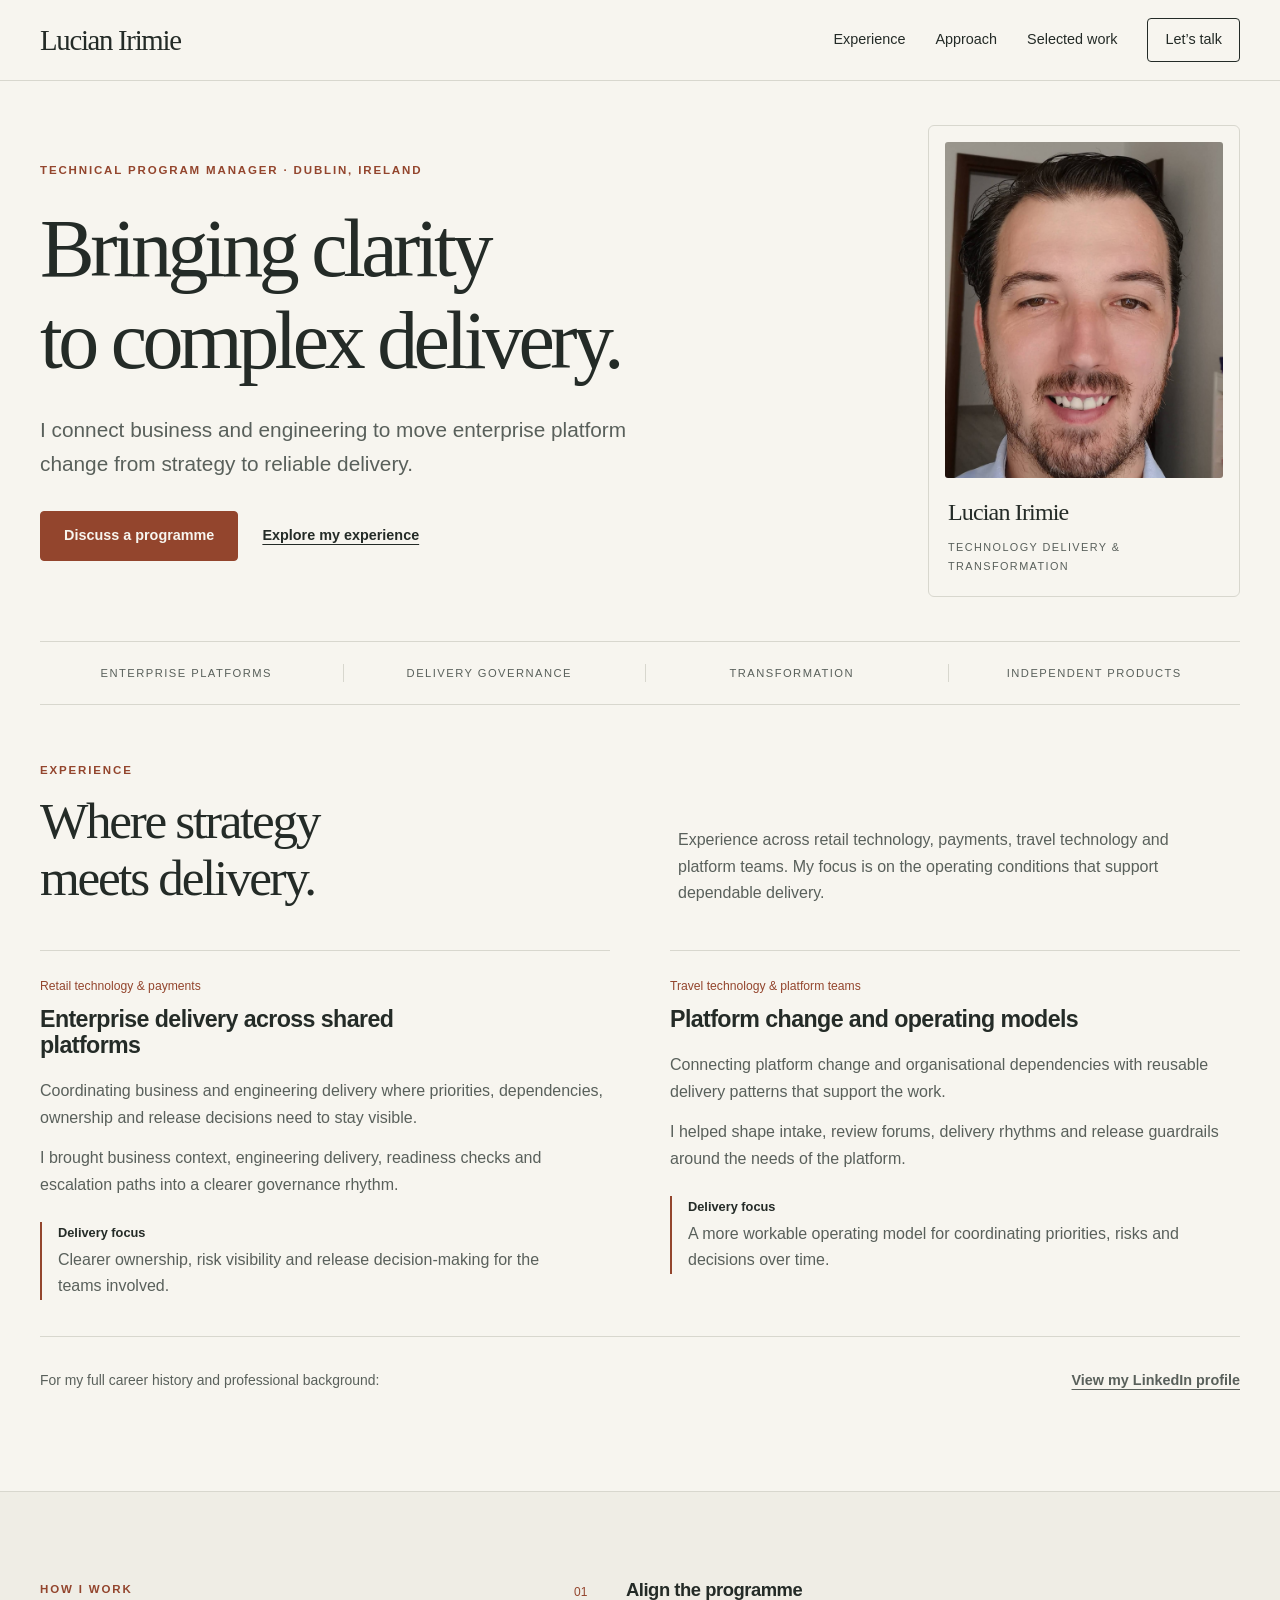
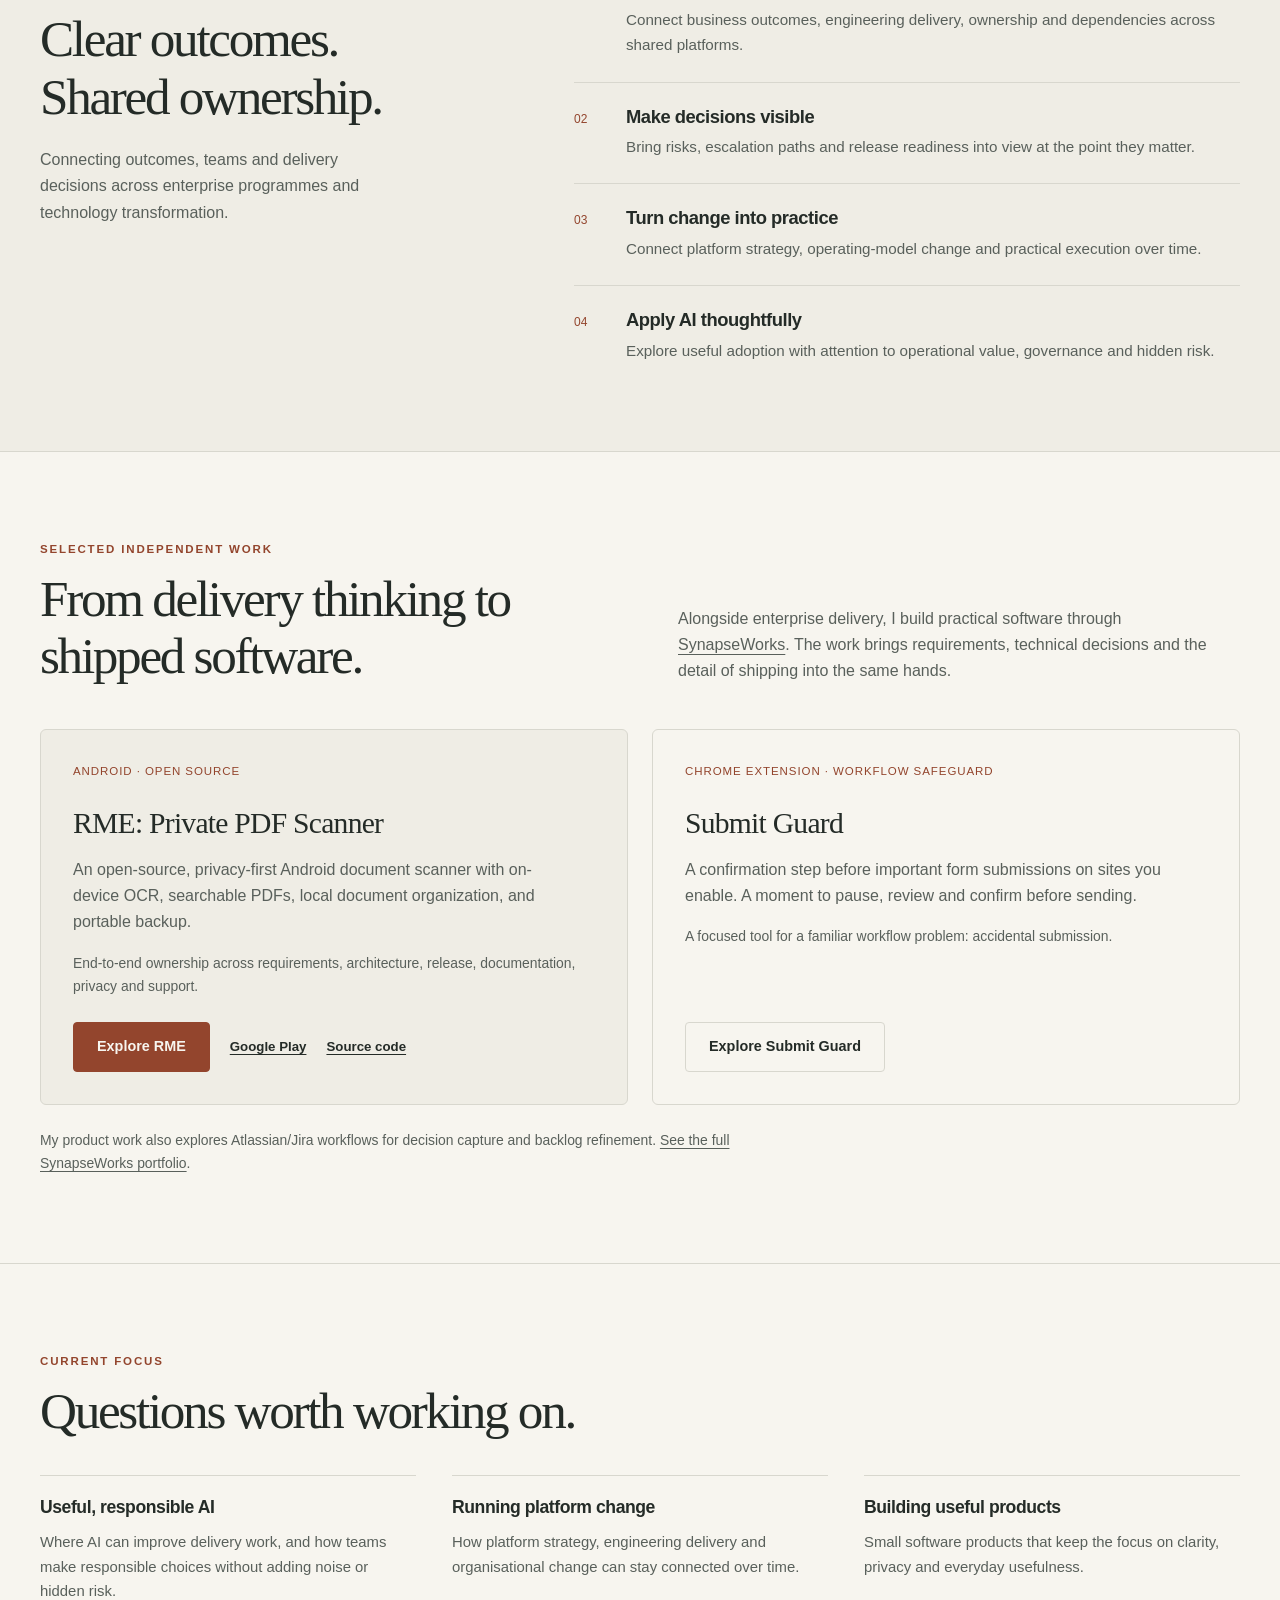
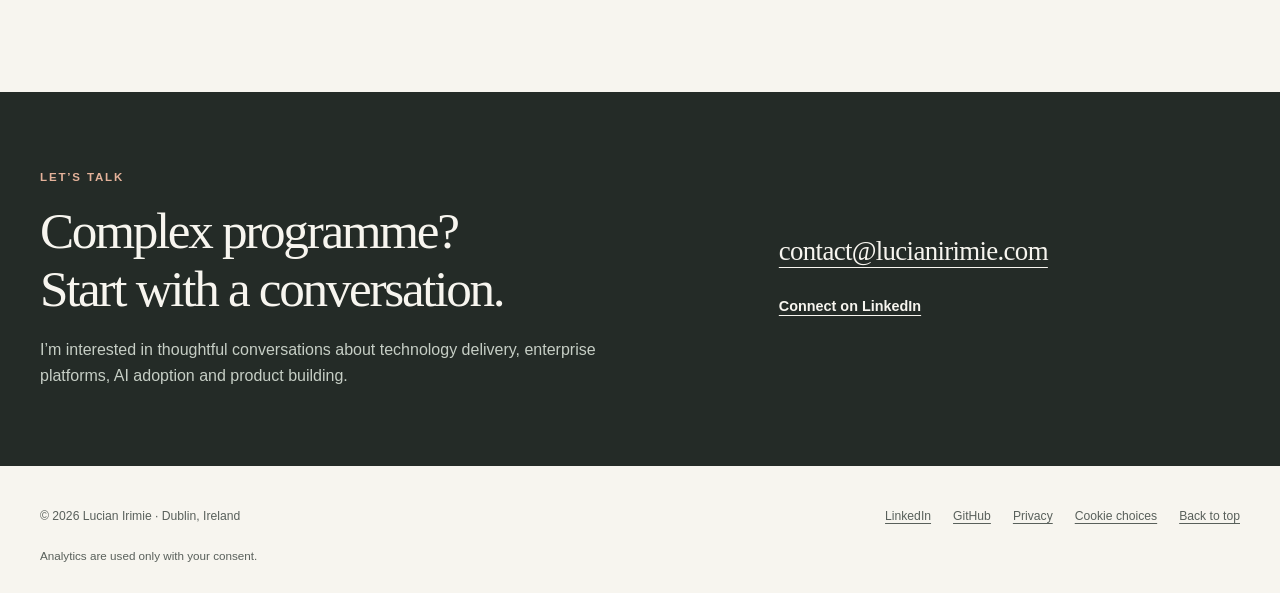
<file: index.html>
<!doctype html>
<html lang="en" id="top">
<head>
  <meta charset="utf-8">
  <meta name="viewport" content="width=device-width, initial-scale=1">
  <title>Lucian Irimie | Technical Program Manager &amp; Enterprise Delivery</title>
  <meta name="description" content="Lucian Irimie, Technical Program Manager in Dublin. Enterprise technology delivery, platform transformation, governance and independent software through SynapseWorks.">
  <link rel="canonical" href="https://www.lucianirimie.com/">
  <meta name="robots" content="index,follow">
  <meta name="theme-color" content="#f7f5ef">
  <meta property="og:title" content="Lucian Irimie | Technical Program Manager &amp; Enterprise Delivery">
  <meta property="og:description" content="Bringing clarity to complex delivery. Enterprise platforms, transformation and independent software, from Dublin, Ireland.">
  <meta property="og:type" content="website">
  <meta property="og:url" content="https://www.lucianirimie.com/">
  <meta property="og:image" content="https://www.lucianirimie.com/lucian-irimie-dublin.jpg">
  <meta property="og:image:width" content="1337">
  <meta property="og:image:height" content="2048">
  <meta property="og:image:alt" content="Lucian Irimie, Technical Program Manager in Dublin, Ireland">
  <meta property="og:site_name" content="Lucian Irimie">
  <meta property="og:locale" content="en_IE">
  <meta property="og:see_also" content="https://www.linkedin.com/in/lucianirimie/">
  <meta name="twitter:card" content="summary_large_image">
  <meta name="twitter:title" content="Lucian Irimie | Technical Program Manager &amp; Enterprise Delivery">
  <meta name="twitter:description" content="Enterprise technology delivery, platform transformation and independent software. Dublin, Ireland.">
  <meta name="twitter:image" content="https://www.lucianirimie.com/lucian-irimie-dublin.jpg">
  <meta name="twitter:image:alt" content="Lucian Irimie, Technical Program Manager in Dublin, Ireland">
  <link rel="icon" type="image/x-icon" href="/favicon.ico">
  <link rel="preload" as="image" href="/lucian-irimie-dublin.jpg" fetchpriority="high">
  <link rel="stylesheet" href="/assets/site.css">
  <script src="/assets/site.js" defer></script>
  <script type="application/ld+json">
  {
    "@context":"https://schema.org",
    "@graph":[
      {
        "@id":"https://www.lucianirimie.com/#website",
        "@type":"WebSite",
        "name":"Lucian Irimie",
        "url":"https://www.lucianirimie.com/",
        "publisher":{"@id":"https://www.lucianirimie.com/#person"}
      },
      {
        "@id":"https://www.lucianirimie.com/#profile",
        "@type":"ProfilePage",
        "url":"https://www.lucianirimie.com/",
        "name":"Lucian Irimie, Technical Program Manager in Dublin, Ireland",
        "isPartOf":{"@id":"https://www.lucianirimie.com/#website"},
        "mainEntity":{"@id":"https://www.lucianirimie.com/#person"}
      },
      {
        "@id":"https://www.lucianirimie.com/#person",
        "@type":"Person",
        "name":"Lucian Irimie",
        "jobTitle":"Technical Program Manager",
        "url":"https://www.lucianirimie.com/",
        "image":"https://www.lucianirimie.com/lucian-irimie-dublin.jpg",
        "description":"Technical Program Manager leading complex technology programmes across enterprise platforms, transformation and applied AI.",
        "mainEntityOfPage":{"@id":"https://www.lucianirimie.com/#profile"},
        "knowsAbout":[
          "Delivery governance",
          "Platform enablement",
          "Applied AI",
          "Technology transformation",
          "Platform operating models",
          "Release readiness"
        ],
        "sameAs":[
          "https://www.linkedin.com/in/lucianirimie/",
          "https://github.com/lucianRME"
        ],
        "address":{
          "@type":"PostalAddress",
          "addressLocality":"Dublin",
          "addressCountry":"Ireland"
        }
      }
    ]
  }
  </script>
</head>

<body>
  <a class="skip-link" href="#main">Skip to main content</a>
  <header class="site-header">
    <div class="container header-inner">
      <a class="brand" href="/" aria-label="Lucian Irimie home">Lucian Irimie</a>
      <button class="menu-toggle" type="button" aria-expanded="false" aria-controls="site-navigation" hidden>Menu</button>
      <nav class="site-nav" id="site-navigation" aria-label="Primary">
        <a href="/#impact">Experience</a>
        <a href="/#capabilities">Approach</a>
        <a href="/#products">Selected work</a>
        <a class="nav-contact" href="/#contact">Let’s talk</a>
      </nav>
    </div>
  </header>
  <main id="main" tabindex="-1">
    <div class="container">
      <section class="hero" aria-labelledby="hero-title">
        <div class="hero-copy">
          <p class="eyebrow">Technical Program Manager · Dublin, Ireland</p>
          <h1 id="hero-title">Bringing clarity<br class="desktop-break"> to complex delivery.</h1>
          <p class="hero-lede">I connect business and engineering to move enterprise platform change from strategy to reliable delivery.</p>
          <div class="actions" aria-label="Primary actions">
            <a class="button" id="hero-contact-btn" href="mailto:contact@lucianirimie.com">Discuss a programme</a>
            <a class="text-link" href="#impact">Explore my experience</a>
          </div>
        </div>
        <figure class="portrait">
          <img src="/lucian-irimie-dublin.jpg" alt="Lucian Irimie" width="1337" height="2048" fetchpriority="high">
          <figcaption>
            <span class="portrait-name">Lucian Irimie</span>
            <span class="portrait-role">Technology delivery &amp; transformation</span>
          </figcaption>
        </figure>
      </section>
      <div class="expertise-strip" aria-label="Areas of work">
        <span>Enterprise platforms</span><span>Delivery governance</span><span>Transformation</span><span>Independent products</span>
      </div>
    </div>

    <section class="section" id="impact" aria-labelledby="impact-title">
      <div class="container">
        <div class="section-heading">
          <div>
            <p class="eyebrow">Experience</p>
            <h2 id="impact-title">Where strategy<br> meets delivery.</h2>
          </div>
          <p class="section-intro">Experience across retail technology, payments, travel technology and platform teams. My focus is on the operating conditions that support dependable delivery.</p>
        </div>
        <div class="experience-grid">
          <article class="experience-item">
            <p class="domain">Retail technology &amp; payments</p>
            <h3>Enterprise delivery across shared platforms</h3>
            <p>Coordinating business and engineering delivery where priorities, dependencies, ownership and release decisions need to stay visible.</p>
            <p>I brought business context, engineering delivery, readiness checks and escalation paths into a clearer governance rhythm.</p>
            <p class="outcome"><strong>Delivery focus</strong>Clearer ownership, risk visibility and release decision-making for the teams involved.</p>
          </article>
          <article class="experience-item">
            <p class="domain">Travel technology &amp; platform teams</p>
            <h3>Platform change and operating models</h3>
            <p>Connecting platform change and organisational dependencies with reusable delivery patterns that support the work.</p>
            <p>I helped shape intake, review forums, delivery rhythms and release guardrails around the needs of the platform.</p>
            <p class="outcome"><strong>Delivery focus</strong>A more workable operating model for coordinating priorities, risks and decisions over time.</p>
          </article>
        </div>
        <div class="career-link">
          <p>For my full career history and professional background:</p>
          <a class="text-link" href="https://www.linkedin.com/in/lucianirimie/">View my LinkedIn profile</a>
        </div>
      </div>
    </section>

    <section class="section approach" id="capabilities" aria-labelledby="capabilities-title">
      <div class="container approach-layout">
        <div class="approach-heading">
          <p class="eyebrow">How I work</p>
          <h2 id="capabilities-title">Clear outcomes.<br>Shared ownership.</h2>
          <p>Connecting outcomes, teams and delivery decisions across enterprise programmes and technology transformation.</p>
        </div>
        <ol class="approach-list">
          <li><div><h3>Align the programme</h3><p>Connect business outcomes, engineering delivery, ownership and dependencies across shared platforms.</p></div></li>
          <li><div><h3>Make decisions visible</h3><p>Bring risks, escalation paths and release readiness into view at the point they matter.</p></div></li>
          <li><div><h3>Turn change into practice</h3><p>Connect platform strategy, operating-model change and practical execution over time.</p></div></li>
          <li><div><h3>Apply AI thoughtfully</h3><p>Explore useful adoption with attention to operational value, governance and hidden risk.</p></div></li>
        </ol>
      </div>
    </section>

    <section class="section" id="products" aria-labelledby="products-title">
      <div class="container">
        <div class="section-heading">
          <div>
            <p class="eyebrow">Selected independent work</p>
            <h2 id="products-title">From delivery thinking to shipped software.</h2>
          </div>
          <p class="section-intro">Alongside enterprise delivery, I build practical software through <a href="https://synapseworks.org/">SynapseWorks</a>. The work brings requirements, technical decisions and the detail of shipping into the same hands.</p>
        </div>
        <div class="project-grid">
          <article class="project project-featured">
            <p class="project-meta">Android · Open source</p>
            <h3>RME: Private PDF Scanner</h3>
            <p>An open-source, privacy-first Android document scanner with on-device OCR, searchable PDFs, local document organization, and portable backup.</p>
            <p class="project-detail">End-to-end ownership across requirements, architecture, release, documentation, privacy and support.</p>
            <div class="actions">
              <a class="button" href="https://synapseworks.org/rme-pdf-scanner/">Explore RME</a>
              <a class="text-link" href="https://play.google.com/store/apps/details?id=org.synapseworks.pageharbor">Google Play</a>
              <a class="text-link" href="https://github.com/lucianRME/rme-pdf-scanner">Source code</a>
            </div>
          </article>
          <article class="project">
            <p class="project-meta">Chrome extension · Workflow safeguard</p>
            <h3>Submit Guard</h3>
            <p>A confirmation step before important form submissions on sites you enable. A moment to pause, review and confirm before sending.</p>
            <p class="project-detail">A focused tool for a familiar workflow problem: accidental submission.</p>
            <div class="actions"><a class="button button-outline" href="https://synapseworks.org/products/submit-guard/">Explore Submit Guard</a></div>
          </article>
        </div>
        <p class="portfolio-note">My product work also explores Atlassian/Jira workflows for decision capture and backlog refinement. <a href="https://synapseworks.org/">See the full SynapseWorks portfolio</a>.</p>
      </div>
    </section>

    <section class="section" id="focus" aria-labelledby="focus-title">
      <div class="container">
        <div class="focus-heading">
          <p class="eyebrow">Current focus</p>
          <h2 id="focus-title">Questions worth working on.</h2>
        </div>
        <div class="focus-grid">
          <article class="focus-item"><h3>Useful, responsible AI</h3><p>Where AI can improve delivery work, and how teams make responsible choices without adding noise or hidden risk.</p></article>
          <article class="focus-item"><h3>Running platform change</h3><p>How platform strategy, engineering delivery and organisational change can stay connected over time.</p></article>
          <article class="focus-item"><h3>Building useful products</h3><p>Small software products that keep the focus on clarity, privacy and everyday usefulness.</p></article>
        </div>
      </div>
    </section>

    <section class="contact" id="contact" aria-labelledby="contact-title">
      <div class="container contact-layout">
        <div>
          <p class="eyebrow">Let’s talk</p>
          <h2 id="contact-title">Complex programme?<br>Start with a conversation.</h2>
          <p>I’m interested in thoughtful conversations about technology delivery, enterprise platforms, AI adoption and product building.</p>
        </div>
        <div class="contact-actions">
          <a class="contact-email" href="mailto:contact@lucianirimie.com">contact@lucianirimie.com</a>
          <a class="text-link" href="https://www.linkedin.com/in/lucianirimie/">Connect on LinkedIn</a>
        </div>
      </div>
    </section>
  </main>
  <footer class="site-footer">
    <div class="container">
      <div class="footer-top">
        <p>© <span data-year>2026</span> Lucian Irimie · Dublin, Ireland</p>
        <nav class="footer-links" aria-label="Footer">
          <a href="https://www.linkedin.com/in/lucianirimie/">LinkedIn</a>
          <a href="https://github.com/lucianRME">GitHub</a>
          <a href="/privacy/">Privacy</a>
          <a href="/privacy/#cookies" data-cookie-choices>Cookie choices</a>
          <a href="#top">Back to top</a>
        </nav>
      </div>
      <p class="footer-note">Analytics are used only with your consent.</p>
    </div>
  </footer>
</body>
</html>
</file>
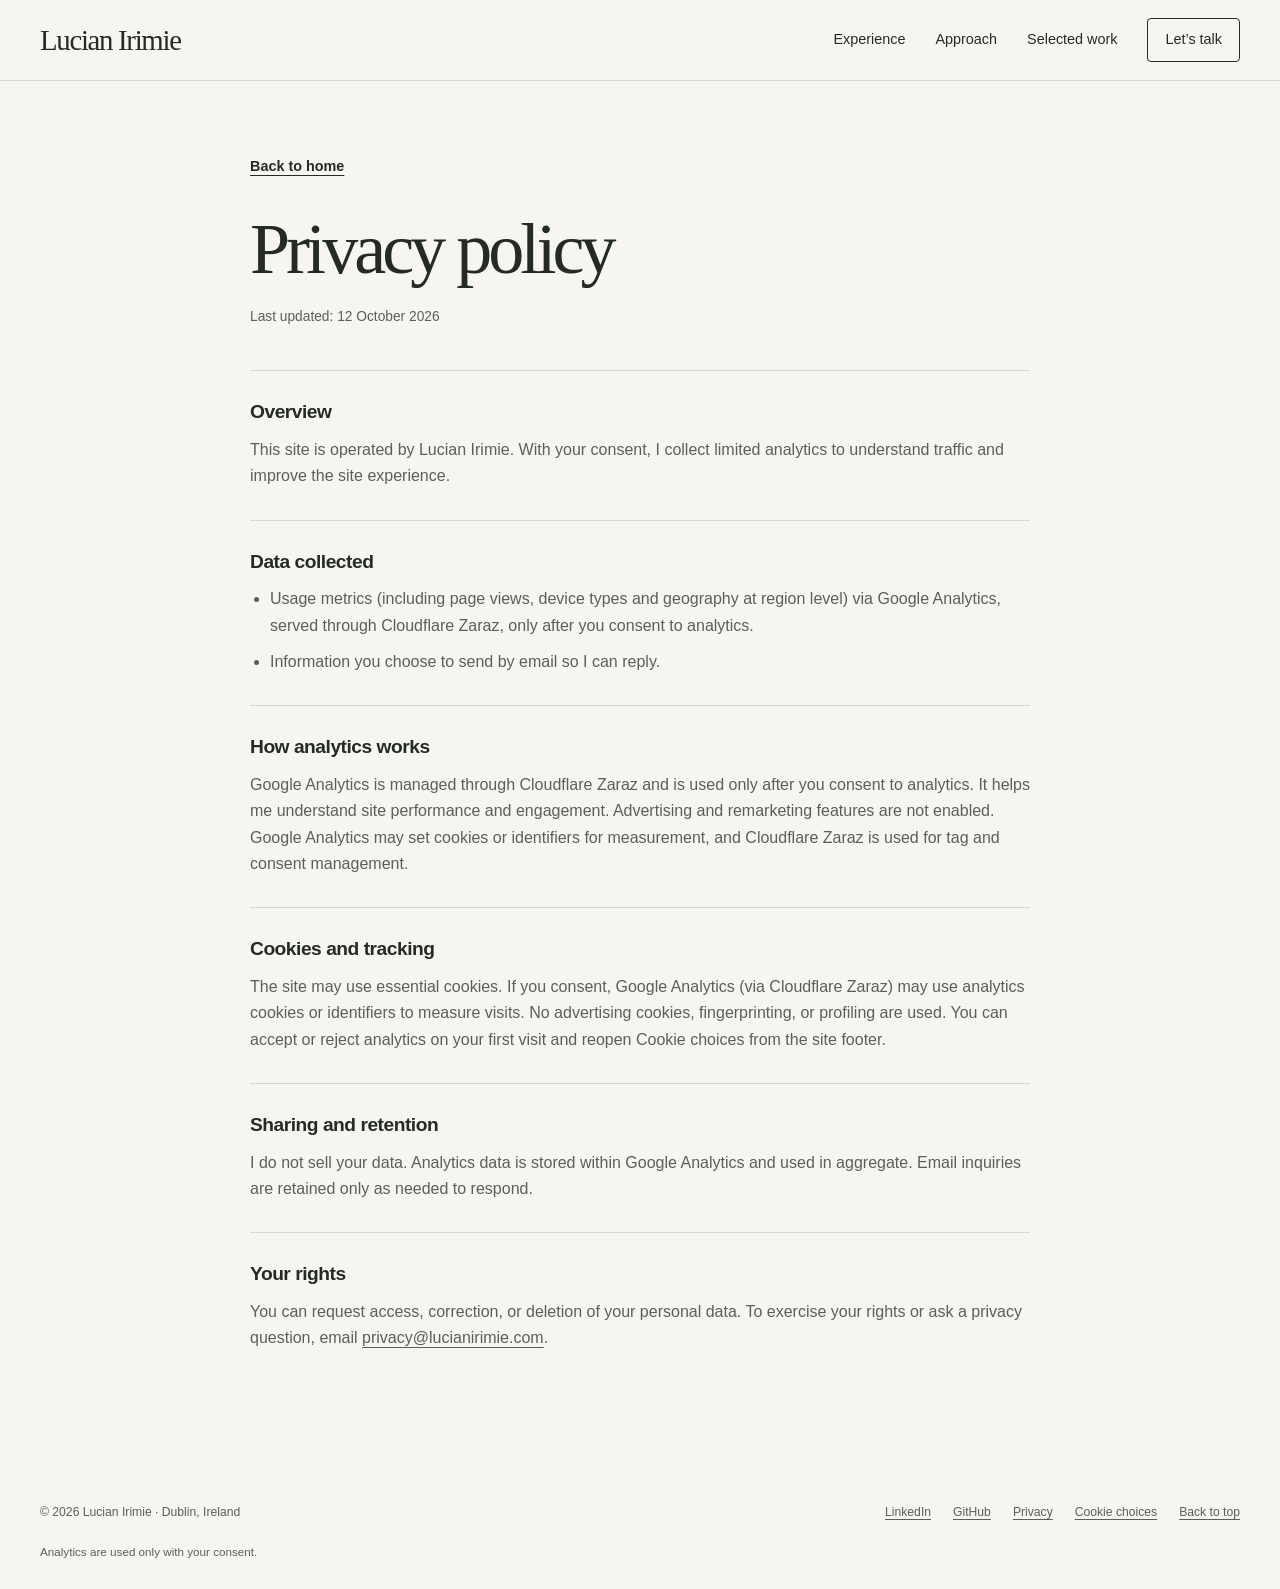
<file: privacy/index.html>
<!doctype html>
<html lang="en" id="top">
<head>
  <meta charset="utf-8">
  <meta name="viewport" content="width=device-width, initial-scale=1">
  <title>Privacy Policy | Lucian Irimie</title>
  <meta name="description" content="Privacy policy for lucianirimie.com describing analytics, cookies, data sharing, and how to exercise your rights.">
  <link rel="canonical" href="https://www.lucianirimie.com/privacy/">
  <meta name="robots" content="index,follow">
  <meta name="theme-color" content="#f7f5ef">
  <link rel="icon" type="image/x-icon" href="/favicon.ico">
  <link rel="stylesheet" href="/assets/site.css">
  <script src="/assets/site.js" defer></script>
</head>
<body>
  <a class="skip-link" href="#main">Skip to main content</a>
  <header class="site-header">
    <div class="container header-inner">
      <a class="brand" href="/" aria-label="Lucian Irimie home">Lucian Irimie</a>
      <button class="menu-toggle" type="button" aria-expanded="false" aria-controls="site-navigation" hidden>Menu</button>
      <nav class="site-nav" id="site-navigation" aria-label="Primary">
        <a href="/#impact">Experience</a>
        <a href="/#capabilities">Approach</a>
        <a href="/#products">Selected work</a>
        <a class="nav-contact" href="/#contact">Let’s talk</a>
      </nav>
    </div>
  </header>
  <main class="container policy" id="main" tabindex="-1">
    <a class="text-link" href="/">Back to home</a>
    <h1>Privacy policy</h1>
    <p class="policy-date">Last updated: 12 October 2026</p>
    <section class="policy-section" id="policy-1" aria-labelledby="policy-1-title">
      <h2 id="policy-1-title">Overview</h2>
      <p>This site is operated by Lucian Irimie. With your consent, I collect limited analytics to understand traffic and improve the site experience.</p>
    </section>
    <section class="policy-section" id="policy-2" aria-labelledby="policy-2-title">
      <h2 id="policy-2-title">Data collected</h2>
      <ul>
        <li>Usage metrics (including page views, device types and geography at region level) via Google Analytics, served through Cloudflare Zaraz, only after you consent to analytics.</li>
        <li>Information you choose to send by email so I can reply.</li>
      </ul>
    </section>
    <section class="policy-section" id="policy-3" aria-labelledby="policy-3-title">
      <h2 id="policy-3-title">How analytics works</h2>
      <p>Google Analytics is managed through Cloudflare Zaraz and is used only after you consent to analytics. It helps me understand site performance and engagement. Advertising and remarketing features are not enabled. Google Analytics may set cookies or identifiers for measurement, and Cloudflare Zaraz is used for tag and consent management.</p>
    </section>
    <section class="policy-section" id="cookies" aria-labelledby="cookies-title">
      <h2 id="cookies-title">Cookies and tracking</h2>
      <p>The site may use essential cookies. If you consent, Google Analytics (via Cloudflare Zaraz) may use analytics cookies or identifiers to measure visits. No advertising cookies, fingerprinting, or profiling are used. You can accept or reject analytics on your first visit and reopen Cookie choices from the site footer.</p>
    </section>
    <section class="policy-section" id="policy-5" aria-labelledby="policy-5-title">
      <h2 id="policy-5-title">Sharing and retention</h2>
      <p>I do not sell your data. Analytics data is stored within Google Analytics and used in aggregate. Email inquiries are retained only as needed to respond.</p>
    </section>
    <section class="policy-section" id="policy-6" aria-labelledby="policy-6-title">
      <h2 id="policy-6-title">Your rights</h2>
      <p>You can request access, correction, or deletion of your personal data. To exercise your rights or ask a privacy question, email <a href="mailto:privacy@lucianirimie.com">privacy@lucianirimie.com</a>.</p>
    </section>
  </main>
  <footer class="site-footer">
    <div class="container">
      <div class="footer-top">
        <p>© <span data-year>2026</span> Lucian Irimie · Dublin, Ireland</p>
        <nav class="footer-links" aria-label="Footer">
          <a href="https://www.linkedin.com/in/lucianirimie/">LinkedIn</a>
          <a href="https://github.com/lucianRME">GitHub</a>
          <a href="/privacy/">Privacy</a>
          <a href="/privacy/#cookies" data-cookie-choices>Cookie choices</a>
          <a href="#top">Back to top</a>
        </nav>
      </div>
      <p class="footer-note">Analytics are used only with your consent.</p>
    </div>
  </footer>
</body>
</html>
</file>
<file: assets/site.css>
:root {
  color-scheme: light;
  --paper: #f7f5ef;
  --surface: #efede5;
  --ink: #242b27;
  --muted: #59605b;
  --accent: #93452d;
  --line: #d8d7ce;
  --on-dark: #f7f5ef;
  --dark-muted: #c6cec5;
  --max: 1200px;
  font-family: -apple-system, BlinkMacSystemFont, "Segoe UI", sans-serif;
  font-size: 16px;
}
* { box-sizing: border-box; }
html { scroll-behavior: smooth; scroll-padding-top: 110px; }
body { margin: 0; background: var(--paper); color: var(--ink); line-height: 1.65; }
body, button { -webkit-font-smoothing: antialiased; }
a { color: inherit; text-underline-offset: .25em; text-decoration-thickness: 1px; }
a:hover { color: var(--accent); }
button { font: inherit; }
img { display: block; max-width: 100%; }
h1, h2, h3, p, figure { margin: 0; }
h1, h2, .brand, .portrait-name { font-family: Georgia, "Times New Roman", serif; font-weight: 400; }
h1, h2, h3 { line-height: 1.12; }
h1 { font-size: clamp(3.3rem, 6.4vw, 5.75rem); letter-spacing: -.055em; max-width: 790px; }
h2 { font-size: clamp(2.5rem, 4vw, 3.5rem); letter-spacing: -.045em; }
h3 { font-size: 1.3rem; font-weight: 550; letter-spacing: -.025em; }
p { text-wrap: pretty; }
::selection { color: var(--paper); background: var(--accent); }
:focus-visible { outline: 3px solid var(--accent); outline-offset: 5px; }
[hidden] { display: none !important; }
.container { width: min(calc(100% - 80px), var(--max)); margin-inline: auto; }
.skip-link { position: fixed; left: 20px; top: 12px; z-index: 30; padding: 12px 20px; background: var(--ink); color: var(--paper); transform: translateY(-160%); }
.skip-link:focus { transform: translateY(0); }
.site-header { position: sticky; top: 0; z-index: 10; background: var(--paper); border-bottom: 1px solid var(--line); }
.header-inner { display: flex; align-items: center; justify-content: space-between; min-height: 80px; gap: 24px; }
.brand { flex-shrink: 0; text-decoration: none; font-size: 1.8rem; line-height: 1.2; letter-spacing: -.045em; }
.site-nav { display: flex; align-items: center; gap: 30px; }
.site-nav a { display: inline-flex; align-items: center; min-height: 44px; text-decoration: none; font-size: .9rem; }
.site-nav a:hover { text-decoration: underline; }
.site-nav .nav-contact { padding: 0 17px; border: 1px solid var(--ink); border-radius: 4px; }
.menu-toggle { display: none; border: 1px solid var(--line); border-radius: 4px; background: transparent; min-height: 44px; padding: 8px 16px; cursor: pointer; color: var(--ink); }
.hero { display: grid; grid-template-columns: minmax(0, 1fr) 312px; align-items: center; gap: 68px; padding-block: 44px; }
.eyebrow { color: var(--accent); font-size: .72rem; letter-spacing: .16em; text-transform: uppercase; font-weight: 650; line-height: 1.6; }
.hero .eyebrow { margin-bottom: 24px; }
.hero-lede { max-width: 650px; margin-top: 26px; color: var(--muted); font-size: 1.3rem; line-height: 1.65; }
.actions { display: flex; align-items: center; flex-wrap: wrap; gap: 14px 24px; margin-top: 30px; }
.button { display: inline-flex; align-items: center; justify-content: center; min-height: 50px; padding: 11px 23px; border: 1px solid var(--accent); border-radius: 4px; color: var(--paper); background: var(--accent); font-size: .9rem; font-weight: 550; text-align: center; text-decoration: none; transition: background .15s ease, color .15s ease; }
.button:hover { background: var(--ink); color: var(--paper); border-color: var(--ink); }
.button-outline { color: var(--ink); border-color: var(--line); background: transparent; }
.text-link { display: inline-flex; align-items: center; min-height: 44px; font-size: .9rem; font-weight: 550; }
.portrait { border: 1px solid var(--line); border-radius: 6px; padding: 16px; }
.portrait img { width: 100%; height: 336px; object-fit: cover; object-position: center 37%; border-radius: 3px; }
.portrait figcaption { padding: 15px 3px 3px; }
.portrait-name { display: block; font-size: 1.5rem; letter-spacing: -.035em; }
.portrait-role { display: block; max-width: 230px; color: var(--muted); font-size: .68rem; letter-spacing: .13em; text-transform: uppercase; line-height: 1.8; margin-top: 5px; }
.expertise-strip { display: grid; grid-template-columns: repeat(4, 1fr); border-block: 1px solid var(--line); padding-block: 22px; gap: 10px; color: var(--muted); font-size: .7rem; letter-spacing: .13em; text-transform: uppercase; text-align: center; }
.expertise-strip span + span { border-left: 1px solid var(--line); }
.section { padding-block: 88px; }
#impact { padding-top: 56px; }
.section + .section { border-top: 1px solid var(--line); }
.section-heading { display: grid; grid-template-columns: 1fr 1fr; gap: 76px; align-items: end; margin-bottom: 44px; }
.section-heading h2 { margin-top: 12px; max-width: 540px; }
.section-intro { color: var(--muted); max-width: 540px; }
.experience-grid { display: grid; grid-template-columns: 1fr 1fr; gap: 60px; }
.experience-item { border-top: 1px solid var(--line); padding-top: 25px; }
.domain { color: var(--accent); font-size: .76rem; margin-bottom: 10px; }
.experience-item h3 { max-width: 440px; margin-bottom: 20px; font-size: 1.45rem; }
.experience-item p + p { margin-top: 14px; }
.experience-item p:not(.domain) { color: var(--muted); }
.experience-item .outcome { border-left: 2px solid var(--accent); padding-left: 16px; margin-top: 24px; }
.outcome strong { display: block; color: var(--ink); font-size: .8rem; margin-bottom: 4px; }
.career-link { display: flex; justify-content: space-between; align-items: center; flex-wrap: wrap; gap: 16px; margin-top: 36px; padding-top: 22px; border-top: 1px solid var(--line); font-size: .87rem; color: var(--muted); }
.approach { background: var(--surface); }
.approach-layout { display: grid; grid-template-columns: .8fr 1.2fr; gap: 90px; }
.approach-heading h2 { margin-top: 12px; max-width: 450px; font-size: clamp(2.5rem, 4vw, 3.25rem); }
.approach-heading > p:last-child { color: var(--muted); margin-top: 22px; max-width: 370px; }
.approach-list { counter-reset: approach; list-style: none; padding: 0; margin: 0; }
.approach-list li { display: grid; grid-template-columns: 28px 1fr; column-gap: 24px; padding-block: 24px; border-top: 1px solid var(--line); counter-increment: approach; }
.approach-list li::before { content: counter(approach, decimal-leading-zero); color: var(--accent); font-size: .75rem; padding-top: 3px; font-variant-numeric: tabular-nums; }
.approach-list li:first-child { padding-top: 0; border-top: 0; }
.approach-list li:last-child { padding-bottom: 0; }
.approach-list h3 { font-size: 1.15rem; margin-bottom: 7px; }
.approach-list p { color: var(--muted); font-size: .95rem; }
.project-grid { display: grid; grid-template-columns: 1fr 1fr; gap: 24px; }
.project { display: flex; flex-direction: column; border: 1px solid var(--line); border-radius: 6px; padding: 32px; }
.project-featured { background: var(--surface); }
.project-meta { color: var(--accent); font-size: .72rem; letter-spacing: .08em; text-transform: uppercase; margin-bottom: 25px; }
.project h3 { font-family: Georgia, "Times New Roman", serif; font-weight: 400; font-size: 1.85rem; line-height: 1.18; margin-bottom: 16px; }
.project > p:not(.project-meta) { color: var(--muted); }
.project .project-detail { margin-top: 16px; font-size: .87rem; }
.project .actions { margin-top: auto; padding-top: 24px; gap: 12px 20px; }
.project .text-link { font-size: .83rem; }
.portfolio-note { margin-top: 24px; color: var(--muted); font-size: .87rem; max-width: 800px; }
.focus-heading { margin-bottom: 36px; }
.focus-heading h2 { margin-top: 12px; }
.focus-grid { display: grid; grid-template-columns: repeat(3, 1fr); gap: 36px; }
.focus-item { border-top: 1px solid var(--line); padding-top: 22px; }
.focus-item h3 { font-size: 1.1rem; margin-bottom: 12px; }
.focus-item p { color: var(--muted); font-size: .93rem; }
.contact { background: var(--ink); color: var(--on-dark); padding-block: 76px; }
.contact .eyebrow { color: #e4b29a; }
.contact-layout { display: grid; grid-template-columns: 1fr .7fr; gap: 80px; align-items: center; }
.contact h2 { max-width: 650px; margin-block: 16px 20px; }
.contact p:not(.eyebrow) { max-width: 580px; color: var(--dark-muted); }
.contact-actions { display: flex; flex-direction: column; align-items: flex-start; gap: 12px; }
.contact-email { font-family: Georgia, "Times New Roman", serif; font-size: clamp(1.2rem, 2.1vw, 1.8rem); letter-spacing: -.025em; overflow-wrap: anywhere; min-height: 44px; }
.contact a:hover { color: #e4b29a; }
.contact :focus-visible { outline-color: #e4b29a; }
.site-footer { padding-block: 28px; color: var(--muted); font-size: .76rem; }
.footer-top { display: flex; justify-content: space-between; align-items: center; flex-wrap: wrap; gap: 12px; }
.footer-links { display: flex; flex-wrap: wrap; gap: 8px 22px; align-items: center; }
.footer-links a { display: inline-flex; align-items: center; min-height: 44px; }
.footer-note { margin-top: 8px; font-size: .73rem; }
.policy { max-width: 780px; padding-block: 64px 80px; }
.policy h1 { margin-top: 20px; font-size: clamp(3rem, 6vw, 4.5rem); }
.policy .policy-date { color: var(--muted); margin-top: 16px; font-size: .86rem; }
.policy-section { border-top: 1px solid var(--line); padding-block: 30px; }
.policy-section:first-of-type { margin-top: 42px; }
.policy-section h2 { font-family: inherit; font-size: 1.2rem; font-weight: 550; margin-bottom: 14px; letter-spacing: -.025em; }
.policy-section p, .policy-section li { color: var(--muted); }
.policy-section ul { padding-left: 20px; margin-block: 0; }
.policy-section li + li { margin-top: 10px; }
@media (max-width: 1000px) {
  .desktop-break { display: none; }
  .container { width: min(calc(100% - 48px), var(--max)); }
  .site-nav { gap: 20px; }
  .hero { grid-template-columns: minmax(0, 1fr) 250px; gap: 36px; padding-block: 56px; }
  .portrait img { height: 270px; }
  .portrait { padding: 12px; }
  h1 { font-size: clamp(3.1rem, 6.4vw, 4.5rem); }
  .section-heading, .approach-layout { gap: 44px; }
  .section { padding-block: 64px; }
  .experience-grid { gap: 36px; }
  .contact-layout { gap: 40px; }
}
@media (max-width: 720px) {
  html { scroll-padding-top: 88px; }
  .container { width: calc(100% - 40px); }
  .header-inner { min-height: 72px; flex-wrap: wrap; gap: 0 16px; }
  .brand { font-size: 1.55rem; }
  .site-nav { width: 100%; flex-wrap: wrap; gap: 0 20px; padding-bottom: 14px; }
  .site-nav a { font-size: .87rem; }
  .site-nav .nav-contact { border: 0; padding: 0; }
  .js .menu-toggle { display: block; }
  .js .site-nav { display: none; }
  .js .site-nav.is-open { display: flex; }
  .hero { grid-template-columns: 1fr; gap: 34px; padding-block: 42px 36px; }
  .hero .eyebrow { font-size: .64rem; letter-spacing: .12em; margin-bottom: 20px; }
  h1 { font-size: clamp(2.9rem, 11.6vw, 4.5rem); line-height: 1.07; letter-spacing: -.05em; max-width: 570px; }
  .hero-lede { font-size: 1rem; line-height: 1.7; margin-top: 22px; max-width: 500px; }
  .actions { gap: 10px 20px; margin-top: 24px; }
  .button { padding-inline: 18px; min-height: 48px; font-size: .85rem; }
  .text-link { font-size: .85rem; }
  .portrait { display: flex; align-items: center; gap: 20px; padding: 12px; width: 100%; max-width: 500px; }
  .portrait img { width: 88px; height: 104px; flex-shrink: 0; object-position: center 35%; }
  .portrait figcaption { padding: 0; }
  .portrait-name { font-size: 1.3rem; }
  .portrait-role { font-size: .6rem; letter-spacing: .1em; }
  .expertise-strip { grid-template-columns: 1fr 1fr; gap: 16px 8px; padding-block: 20px; font-size: .6rem; letter-spacing: .08em; }
  .expertise-strip span:nth-child(3) { border-left: 0; }
  .section { padding-block: 52px; }
  .section-heading, .experience-grid, .approach-layout, .project-grid, .contact-layout { grid-template-columns: 1fr; gap: 30px; }
  .section-heading { margin-bottom: 30px; gap: 20px; }
  h2 { font-size: clamp(2.2rem, 8.2vw, 3rem); }
  .section-heading h2, .approach-heading h2 { margin-top: 10px; }
  .section-intro { font-size: .96rem; }
  .experience-item { padding-top: 22px; }
  .experience-item h3 { font-size: 1.3rem; }
  .experience-item p:not(.domain) { font-size: .95rem; }
  .career-link { margin-top: 28px; gap: 4px; }
  .approach-list li { column-gap: 16px; padding-block: 22px; }
  .project { padding: 25px; }
  .project h3 { font-size: 1.6rem; }
  .project-meta { margin-bottom: 20px; }
  .project > p:not(.project-meta) { font-size: .95rem; }
  .focus-grid { grid-template-columns: 1fr; gap: 24px; }
  .focus-heading { margin-bottom: 30px; }
  .contact { padding-block: 52px; }
  .contact h2 { max-width: 450px; }
  .contact-email { font-size: 1.5rem; }
  .site-footer { padding-block: 22px; }
  .footer-top { align-items: flex-start; flex-direction: column; gap: 4px; }
  .footer-note { line-height: 1.7; }
  .policy { padding-block: 42px 52px; }
}
@media (max-width: 359px) {
  .container { width: calc(100% - 32px); }
  .hero .eyebrow { max-width: 250px; }
  .hero .actions { align-items: stretch; flex-direction: column; }
  .hero .actions .text-link { justify-content: center; }
  .portrait { gap: 12px; }
  .portrait img { width: 72px; height: 94px; }
}
@media (prefers-reduced-motion: reduce) {
  html { scroll-behavior: auto; }
  *, *::before, *::after { transition: none !important; }
}
</file>
